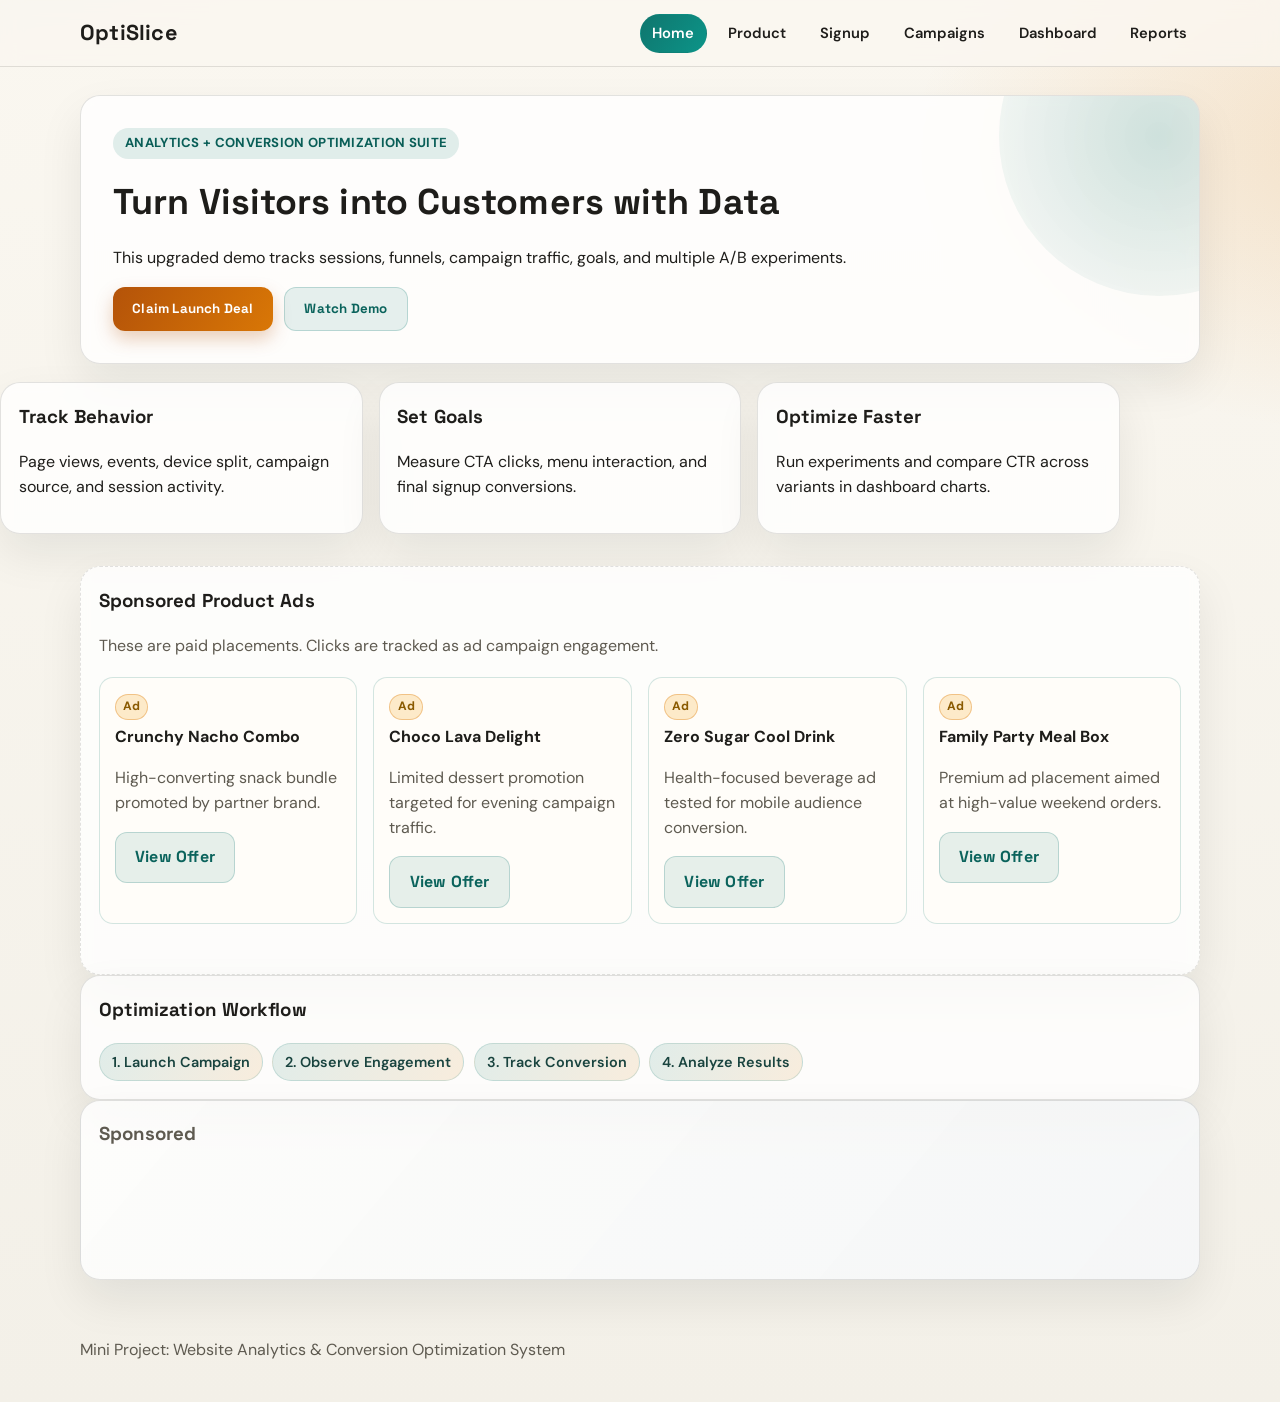
<file: index.html>
﻿<!DOCTYPE html>
<html lang="en">
<head>
  <meta charset="UTF-8" />
  <meta name="viewport" content="width=device-width, initial-scale=1.0" />
  <title>OptiSlice | Smart Website Analytics Demo</title>
  <link rel="stylesheet" href="styles.css" />

  <!-- Google Analytics + Google Ads -->
  <script async src="https://www.googletagmanager.com/gtag/js?id=G-0W90CFX92H"></script>
  <script>
    window.dataLayer = window.dataLayer || [];
    function gtag(){dataLayer.push(arguments);} 
    gtag('js', new Date());
    gtag('config', 'G-0W90CFX92H');
    gtag('config', 'AW-XXXXXXXXX');
  </script>

  <!-- Google AdSense (replace ca-pub-3097648568487046) -->
  <script async src="https://pagead2.googlesyndication.com/pagead/js/adsbygoogle.js?client=ca-pub-3097648568487046" crossorigin="anonymous"></script>
</head>
<body data-page="home">
  <header class="site-header">
    <div class="container nav-wrap">
      <h1 class="brand">OptiSlice</h1>
      <nav>
        <a href="index.html" aria-current="page">Home</a>
        <a href="product.html">Product</a>
        <a href="signup.html">Signup</a>
        <a href="campaigns.html">Campaigns</a>
        <a href="dashboard.html">Dashboard</a>
        <a href="reports.html">Reports</a>
      </nav>
    </div>
  </header>

  <main>
    <section class="hero container">
      <p class="kicker">Analytics + Conversion Optimization Suite</p>
      <h2 id="hero-title">Turn Visitors into Customers with Data</h2>
      <p>
        This upgraded demo tracks sessions, funnels, campaign traffic, goals, and multiple A/B experiments.
      </p>
      <div class="cta-row">
        <button id="cta-order" class="btn cta-btn">Order Now</button>
        <button class="btn btn-ghost track-click" data-event="hero_watch_demo" data-label="watch_demo">Watch Demo</button>
      </div>
    </section>

    <section class="container cards">
      <article class="card">
        <h3>Track Behavior</h3>
        <p>Page views, events, device split, campaign source, and session activity.</p>
      </article>
      <article class="card">
        <h3>Set Goals</h3>
        <p>Measure CTA clicks, menu interaction, and final signup conversions.</p>
      </article>
      <article class="card">
        <h3>Optimize Faster</h3>
        <p>Run experiments and compare CTR across variants in dashboard charts.</p>
      </article>
    </section>

    <section class="container panel sponsored-section">
      <h3>Sponsored Product Ads</h3>
      <p class="muted">These are paid placements. Clicks are tracked as ad campaign engagement.</p>
      <div class="ad-products-grid">
        <article class="ad-item">
          <span class="ad-badge">Ad</span>
          <h4>Crunchy Nacho Combo</h4>
          <p>High-converting snack bundle promoted by partner brand.</p>
          <a href="signup.html" class="btn btn-ghost track-click" data-event="ad_product_click" data-label="nacho_combo_ad">View Offer</a>
        </article>
        <article class="ad-item">
          <span class="ad-badge">Ad</span>
          <h4>Choco Lava Delight</h4>
          <p>Limited dessert promotion targeted for evening campaign traffic.</p>
          <a href="signup.html" class="btn btn-ghost track-click" data-event="ad_product_click" data-label="choco_lava_ad">View Offer</a>
        </article>
        <article class="ad-item">
          <span class="ad-badge">Ad</span>
          <h4>Zero Sugar Cool Drink</h4>
          <p>Health-focused beverage ad tested for mobile audience conversion.</p>
          <a href="signup.html" class="btn btn-ghost track-click" data-event="ad_product_click" data-label="cool_drink_ad">View Offer</a>
        </article>
        <article class="ad-item">
          <span class="ad-badge">Ad</span>
          <h4>Family Party Meal Box</h4>
          <p>Premium ad placement aimed at high-value weekend orders.</p>
          <a href="signup.html" class="btn btn-ghost track-click" data-event="ad_product_click" data-label="party_box_ad">View Offer</a>
        </article>
      </div>
    </section>

    <section class="container panel quick-links">
      <h3>Optimization Workflow</h3>
      <div class="chips">
        <a class="chip" href="campaigns.html">1. Launch Campaign</a>
        <a class="chip" href="product.html">2. Observe Engagement</a>
        <a class="chip" href="signup.html">3. Track Conversion</a>
        <a class="chip" href="dashboard.html">4. Analyze Results</a>
      </div>
    </section>

    <section class="container panel ad-panel">
      <h3>Sponsored</h3>
      <ins class="adsbygoogle"
        style="display:block"
        data-ad-client="ca-pub-3097648568487046"
        data-ad-slot="1234567890"
        data-ad-format="auto"
        data-full-width-responsive="true"></ins>
      <script>
        (adsbygoogle = window.adsbygoogle || []).push({});
      </script>
    </section>
  </main>

  <footer class="site-footer">
    <div class="container">
      <p>Mini Project: Website Analytics & Conversion Optimization System</p>
    </div>
  </footer>

  <script src="app.js"></script>
</body>
</html>
</file>
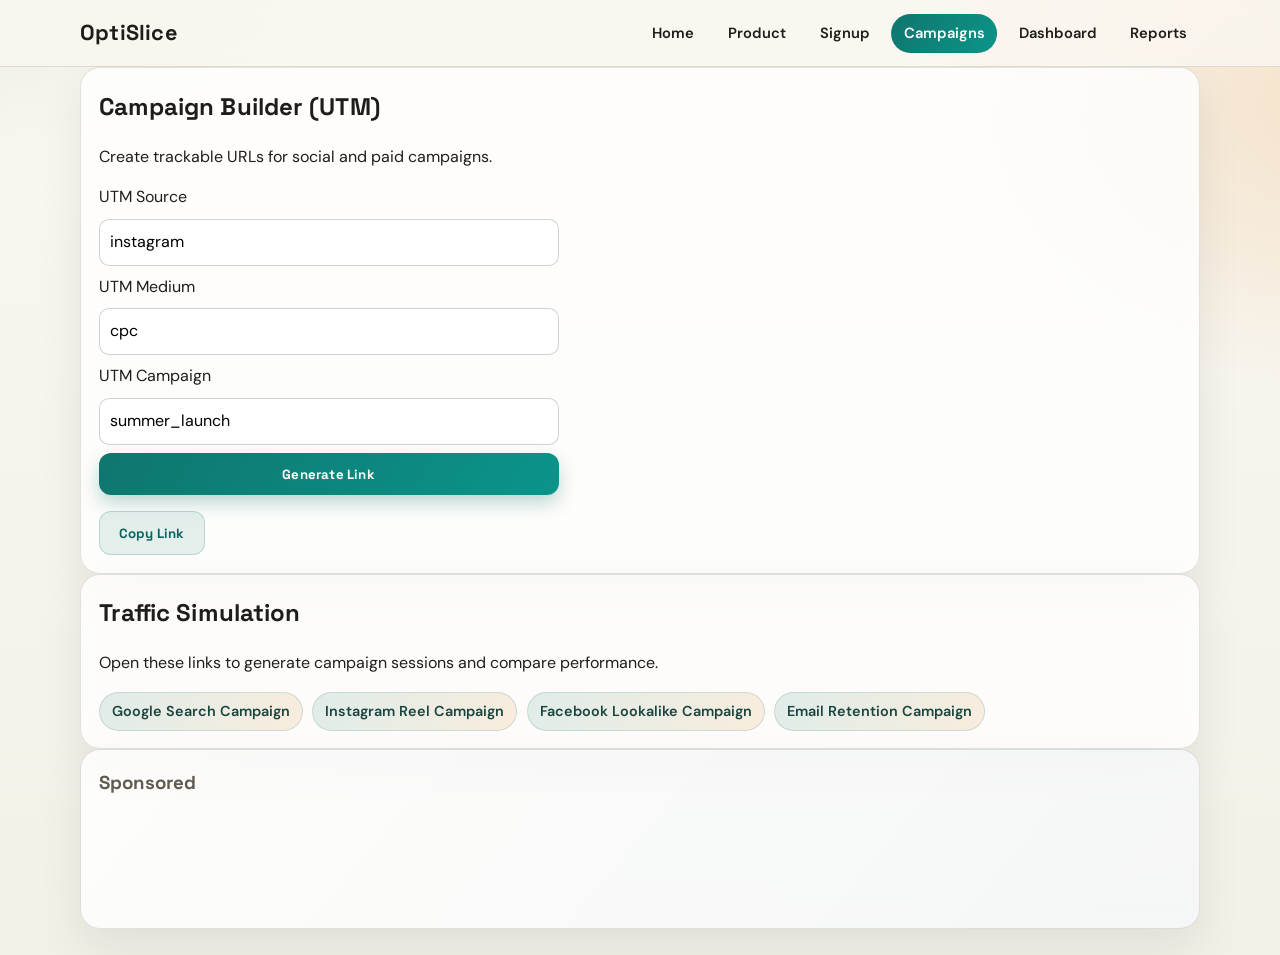
<file: campaigns.html>
﻿<!DOCTYPE html>
<html lang="en">
<head>
  <meta charset="UTF-8" />
  <meta name="viewport" content="width=device-width, initial-scale=1.0" />
  <title>OptiSlice | Campaign Lab</title>
  <link rel="stylesheet" href="styles.css" />
  <!-- Google Analytics + Google Ads -->
  <script async src="https://www.googletagmanager.com/gtag/js?id=G-0W90CFX92H"></script>
  <script>
    window.dataLayer = window.dataLayer || [];
    function gtag(){dataLayer.push(arguments);}
    gtag('js', new Date());
    gtag('config', 'G-0W90CFX92H');
    gtag('config', 'AW-XXXXXXXXX');
  </script>
  <!-- Google AdSense (replace ca-pub-3097648568487046) -->
  <script async src="https://pagead2.googlesyndication.com/pagead/js/adsbygoogle.js?client=ca-pub-3097648568487046" crossorigin="anonymous"></script>
</head>
<body data-page="campaigns">
  <header class="site-header">
    <div class="container nav-wrap">
      <h1 class="brand">OptiSlice</h1>
      <nav>
        <a href="index.html">Home</a>
        <a href="product.html">Product</a>
        <a href="signup.html">Signup</a>
        <a href="campaigns.html" aria-current="page">Campaigns</a>
        <a href="dashboard.html">Dashboard</a>
        <a href="reports.html">Reports</a>
      </nav>
    </div>
  </header>

  <main class="container">
    <section class="panel">
      <h2>Campaign Builder (UTM)</h2>
      <p>Create trackable URLs for social and paid campaigns.</p>
      <form id="utm-form" class="signup-form">
        <label for="utm-source">UTM Source</label>
        <input id="utm-source" value="instagram" required />

        <label for="utm-medium">UTM Medium</label>
        <input id="utm-medium" value="cpc" required />

        <label for="utm-campaign">UTM Campaign</label>
        <input id="utm-campaign" value="summer_launch" required />

        <button type="submit" class="btn">Generate Link</button>
      </form>
      <p id="utm-result" class="muted"></p>
      <button id="copy-utm" class="btn btn-ghost" hidden>Copy Link</button>
    </section>

    <section class="panel">
      <h2>Traffic Simulation</h2>
      <p>Open these links to generate campaign sessions and compare performance.</p>
      <div class="chips">
        <a class="chip" href="index.html?utm_source=google&utm_medium=cpc&utm_campaign=search_boost">Google Search Campaign</a>
        <a class="chip" href="index.html?utm_source=instagram&utm_medium=social&utm_campaign=reel_drop">Instagram Reel Campaign</a>
        <a class="chip" href="index.html?utm_source=facebook&utm_medium=social&utm_campaign=lookalike_push">Facebook Lookalike Campaign</a>
        <a class="chip" href="index.html?utm_source=email&utm_medium=newsletter&utm_campaign=retention_drive">Email Retention Campaign</a>
      </div>
    </section>

    <section class="panel ad-panel">
      <h3>Sponsored</h3>
      <ins class="adsbygoogle"
        style="display:block"
        data-ad-client="ca-pub-3097648568487046"
        data-ad-slot="1234567890"
        data-ad-format="auto"
        data-full-width-responsive="true"></ins>
      <script>
        (adsbygoogle = window.adsbygoogle || []).push({});
      </script>
    </section>
  </main>

  <script src="app.js"></script>
</body>
</html>
</file>
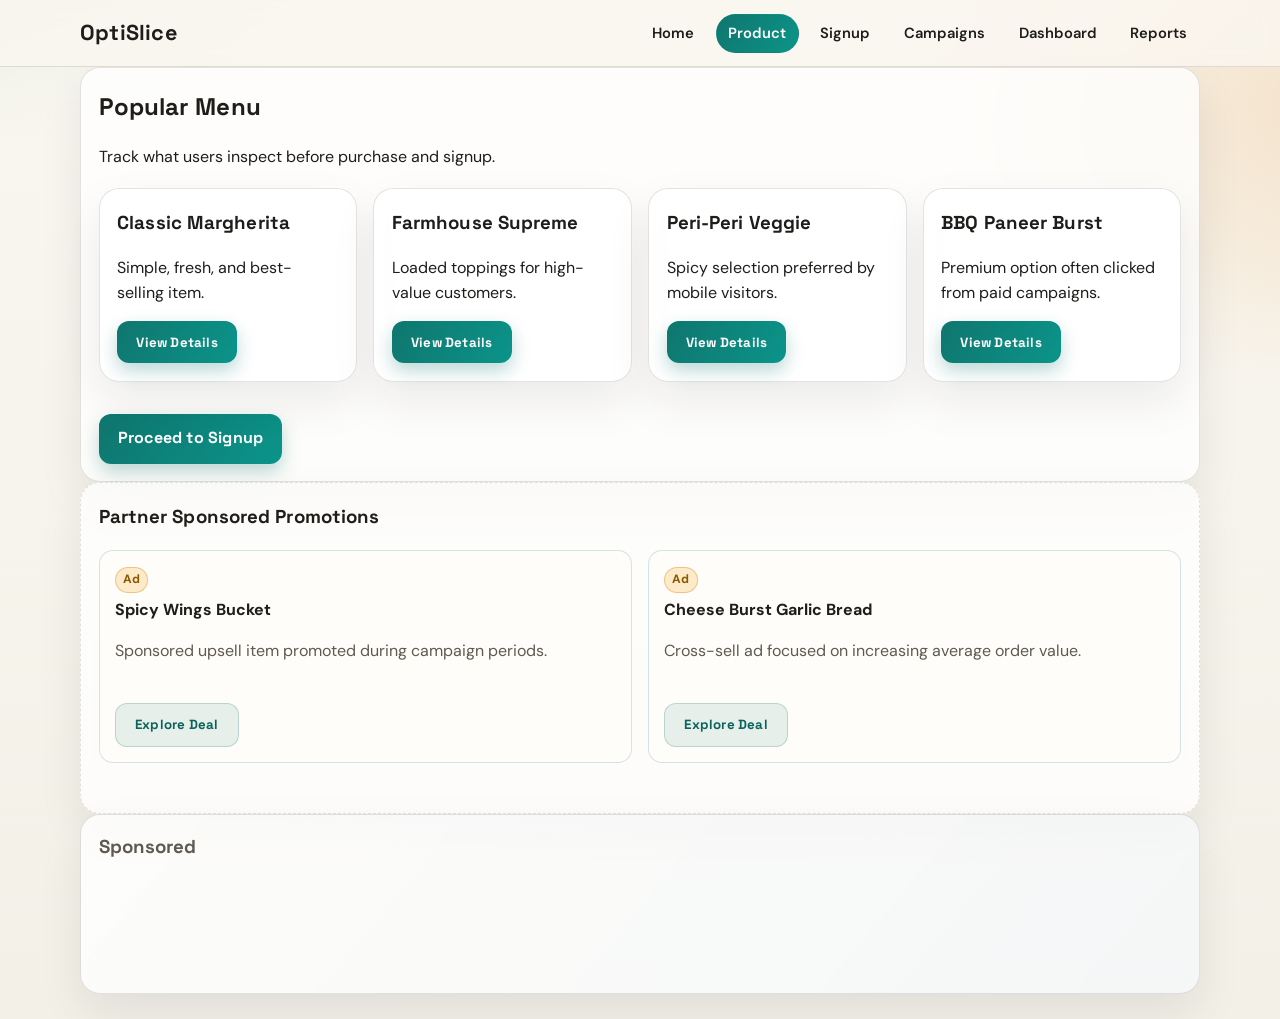
<file: product.html>
﻿<!DOCTYPE html>
<html lang="en">
<head>
  <meta charset="UTF-8" />
  <meta name="viewport" content="width=device-width, initial-scale=1.0" />
  <title>OptiSlice | Product</title>
  <link rel="stylesheet" href="styles.css" />
  <!-- Google Analytics + Google Ads -->
  <script async src="https://www.googletagmanager.com/gtag/js?id=G-0W90CFX92H"></script>
  <script>
    window.dataLayer = window.dataLayer || [];
    function gtag(){dataLayer.push(arguments);} 
    gtag('js', new Date());
    gtag('config', 'G-0W90CFX92H');
    gtag('config', 'AW-XXXXXXXXX');
  </script>
  <!-- Google AdSense (replace ca-pub-3097648568487046) -->
  <script async src="https://pagead2.googlesyndication.com/pagead/js/adsbygoogle.js?client=ca-pub-3097648568487046" crossorigin="anonymous"></script>
</head>
<body data-page="product">
  <header class="site-header">
    <div class="container nav-wrap">
      <h1 class="brand">OptiSlice</h1>
      <nav>
        <a href="index.html">Home</a>
        <a href="product.html" aria-current="page">Product</a>
        <a href="signup.html">Signup</a>
        <a href="campaigns.html">Campaigns</a>
        <a href="dashboard.html">Dashboard</a>
        <a href="reports.html">Reports</a>
      </nav>
    </div>
  </header>

  <main class="container">
    <section class="panel">
      <h2>Popular Menu</h2>
      <p>Track what users inspect before purchase and signup.</p>
      <div class="grid-2">
        <article class="card">
          <h3>Classic Margherita</h3>
          <p>Simple, fresh, and best-selling item.</p>
          <button class="btn track-click" data-event="product_view_details" data-label="margherita">View Details</button>
        </article>
        <article class="card">
          <h3>Farmhouse Supreme</h3>
          <p>Loaded toppings for high-value customers.</p>
          <button class="btn track-click" data-event="product_view_details" data-label="farmhouse">View Details</button>
        </article>
        <article class="card">
          <h3>Peri-Peri Veggie</h3>
          <p>Spicy selection preferred by mobile visitors.</p>
          <button class="btn track-click" data-event="product_view_details" data-label="peri_peri">View Details</button>
        </article>
        <article class="card">
          <h3>BBQ Paneer Burst</h3>
          <p>Premium option often clicked from paid campaigns.</p>
          <button class="btn track-click" data-event="product_view_details" data-label="bbq_paneer">View Details</button>
        </article>
      </div>
      <div class="cta-row">
        <a href="signup.html" class="btn">Proceed to Signup</a>
      </div>
    </section>

    <section class="panel sponsored-section">
      <h3>Partner Sponsored Promotions</h3>
      <div class="ad-products-grid">
        <article class="ad-item">
          <span class="ad-badge">Ad</span>
          <h4>Spicy Wings Bucket</h4>
          <p>Sponsored upsell item promoted during campaign periods.</p>
          <button class="btn btn-ghost track-click" data-event="ad_product_click" data-label="spicy_wings_ad">Explore Deal</button>
        </article>
        <article class="ad-item">
          <span class="ad-badge">Ad</span>
          <h4>Cheese Burst Garlic Bread</h4>
          <p>Cross-sell ad focused on increasing average order value.</p>
          <button class="btn btn-ghost track-click" data-event="ad_product_click" data-label="garlic_bread_ad">Explore Deal</button>
        </article>
      </div>
    </section>

    <section class="panel ad-panel">
      <h3>Sponsored</h3>
      <ins class="adsbygoogle"
        style="display:block"
        data-ad-client="ca-pub-3097648568487046"
        data-ad-slot="1234567890"
        data-ad-format="auto"
        data-full-width-responsive="true"></ins>
      <script>
        (adsbygoogle = window.adsbygoogle || []).push({});
      </script>
    </section>
  </main>

  <script src="app.js"></script>
</body>
</html>
</file>
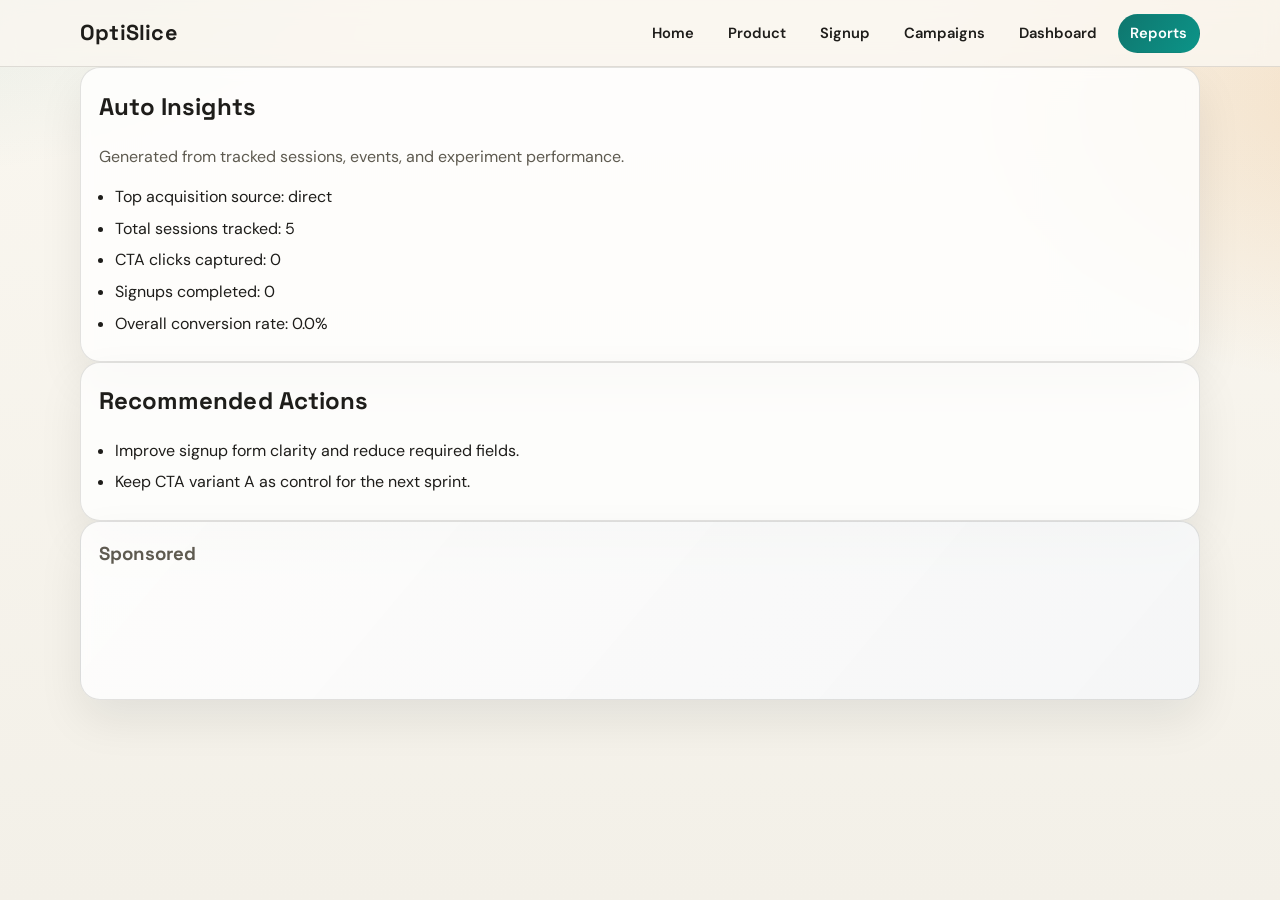
<file: reports.html>
﻿<!DOCTYPE html>
<html lang="en">
<head>
  <meta charset="UTF-8" />
  <meta name="viewport" content="width=device-width, initial-scale=1.0" />
  <title>OptiSlice | Insights Report</title>
  <link rel="stylesheet" href="styles.css" />
  <!-- Google Analytics + Google Ads -->
  <script async src="https://www.googletagmanager.com/gtag/js?id=G-0W90CFX92H"></script>
  <script>
    window.dataLayer = window.dataLayer || [];
    function gtag(){dataLayer.push(arguments);}
    gtag('js', new Date());
    gtag('config', 'G-0W90CFX92H');
    gtag('config', 'AW-XXXXXXXXX');
  </script>
  <!-- Google AdSense (replace ca-pub-3097648568487046) -->
  <script async src="https://pagead2.googlesyndication.com/pagead/js/adsbygoogle.js?client=ca-pub-3097648568487046" crossorigin="anonymous"></script>
</head>
<body data-page="reports">
  <header class="site-header">
    <div class="container nav-wrap">
      <h1 class="brand">OptiSlice</h1>
      <nav>
        <a href="index.html">Home</a>
        <a href="product.html">Product</a>
        <a href="signup.html">Signup</a>
        <a href="campaigns.html">Campaigns</a>
        <a href="dashboard.html">Dashboard</a>
        <a href="reports.html" aria-current="page">Reports</a>
      </nav>
    </div>
  </header>

  <main class="container">
    <section class="panel">
      <h2>Auto Insights</h2>
      <p class="muted">Generated from tracked sessions, events, and experiment performance.</p>
      <ul id="insights-list" class="top-pages"></ul>
    </section>

    <section class="panel">
      <h2>Recommended Actions</h2>
      <ul id="actions-list" class="top-pages"></ul>
    </section>

    <section class="panel ad-panel">
      <h3>Sponsored</h3>
      <ins class="adsbygoogle"
        style="display:block"
        data-ad-client="ca-pub-3097648568487046"
        data-ad-slot="1234567890"
        data-ad-format="auto"
        data-full-width-responsive="true"></ins>
      <script>
        (adsbygoogle = window.adsbygoogle || []).push({});
      </script>
    </section>
  </main>

  <script src="app.js"></script>
</body>
</html>
</file>
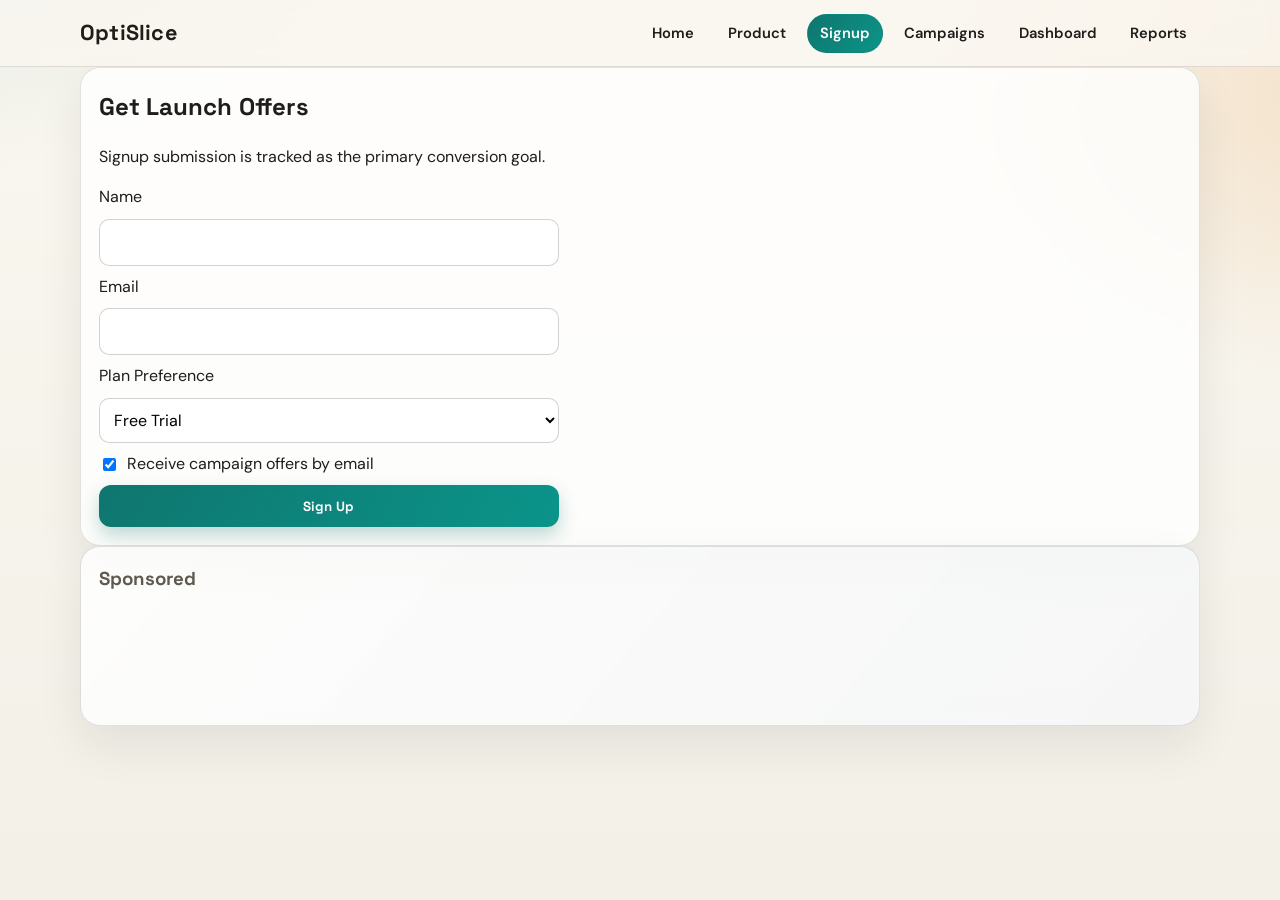
<file: signup.html>
﻿<!DOCTYPE html>
<html lang="en">
<head>
  <meta charset="UTF-8" />
  <meta name="viewport" content="width=device-width, initial-scale=1.0" />
  <title>OptiSlice | Signup</title>
  <link rel="stylesheet" href="styles.css" />
  <!-- Google Analytics + Google Ads -->
  <script async src="https://www.googletagmanager.com/gtag/js?id=G-0W90CFX92H"></script>
  <script>
    window.dataLayer = window.dataLayer || [];
    function gtag(){dataLayer.push(arguments);} 
    gtag('js', new Date());
    gtag('config', 'G-0W90CFX92H');
    gtag('config', 'AW-XXXXXXXXX');
  </script>
  <!-- Google AdSense (replace ca-pub-3097648568487046) -->
  <script async src="https://pagead2.googlesyndication.com/pagead/js/adsbygoogle.js?client=ca-pub-3097648568487046" crossorigin="anonymous"></script>
</head>
<body data-page="signup">
  <header class="site-header">
    <div class="container nav-wrap">
      <h1 class="brand">OptiSlice</h1>
      <nav>
        <a href="index.html">Home</a>
        <a href="product.html">Product</a>
        <a href="signup.html" aria-current="page">Signup</a>
        <a href="campaigns.html">Campaigns</a>
        <a href="dashboard.html">Dashboard</a>
        <a href="reports.html">Reports</a>
      </nav>
    </div>
  </header>

  <main class="container">
    <section class="panel form-panel">
      <h2>Get Launch Offers</h2>
      <p>Signup submission is tracked as the primary conversion goal.</p>
      <form id="signup-form" class="signup-form">
        <label for="name">Name</label>
        <input id="name" name="name" required />

        <label for="email">Email</label>
        <input id="email" name="email" type="email" required />

        <label for="plan">Plan Preference</label>
        <select id="plan" name="plan">
          <option value="trial">Free Trial</option>
          <option value="basic">Basic Plan</option>
          <option value="pro">Pro Plan</option>
        </select>

        <label class="checkbox-row">
          <input id="offers" type="checkbox" checked />
          Receive campaign offers by email
        </label>

        <button type="submit" class="btn">Sign Up</button>
      </form>
      <p id="form-msg" class="form-msg" hidden>Thanks! You are signed up.</p>
    </section>

    <section class="panel ad-panel">
      <h3>Sponsored</h3>
      <ins class="adsbygoogle"
        style="display:block"
        data-ad-client="ca-pub-3097648568487046"
        data-ad-slot="1234567890"
        data-ad-format="auto"
        data-full-width-responsive="true"></ins>
      <script>
        (adsbygoogle = window.adsbygoogle || []).push({});
      </script>
    </section>
  </main>

  <script src="app.js"></script>
</body>
</html>
</file>
<file: styles.css>
﻿@import url("https://fonts.googleapis.com/css2?family=Space+Grotesk:wght@400;500;600;700&family=DM+Sans:wght@400;500;700&display=swap");

:root {
  --bg: #f6f4ef;
  --ink: #1e1d1a;
  --muted: #5e5a50;
  --panel: rgba(255, 255, 255, 0.78);
  --panel-strong: #ffffff;
  --line: rgba(24, 25, 23, 0.12);
  --brand: #0f766e;
  --brand-2: #d97706;
  --brand-3: #f59e0b;
  --danger: #b42318;
  --ok: #147a3e;
  --shadow: 0 20px 45px rgba(18, 24, 20, 0.08);
}

* {
  box-sizing: border-box;
}

html,
body {
  margin: 0;
  padding: 0;
}

body {
  min-height: 100vh;
  font-family: "DM Sans", "Trebuchet MS", "Gill Sans", sans-serif;
  color: var(--ink);
  background:
    radial-gradient(1000px 600px at -10% -20%, rgba(15, 118, 110, 0.14), transparent 60%),
    radial-gradient(800px 480px at 110% 10%, rgba(217, 119, 6, 0.18), transparent 62%),
    linear-gradient(180deg, #faf7f0 0%, #f3f0e8 100%);
  line-height: 1.55;
}

.container {
  width: min(1120px, 92%);
  margin: 0 auto;
}

.site-header {
  position: sticky;
  top: 0;
  z-index: 10;
  backdrop-filter: blur(10px);
  background: rgba(250, 247, 240, 0.8);
  border-bottom: 1px solid var(--line);
}

.nav-wrap {
  display: flex;
  align-items: center;
  justify-content: space-between;
  gap: 1rem;
  padding: 0.85rem 0;
}

.brand {
  margin: 0;
  font-family: "Space Grotesk", "Trebuchet MS", sans-serif;
  letter-spacing: 0.2px;
  font-size: 1.35rem;
  font-weight: 700;
}

nav {
  display: flex;
  flex-wrap: wrap;
  gap: 0.55rem;
}

nav a {
  color: var(--ink);
  text-decoration: none;
  font-weight: 600;
  font-size: 0.92rem;
  padding: 0.45rem 0.72rem;
  border-radius: 999px;
  border: 1px solid transparent;
  transition: all 0.2s ease;
}

nav a:hover {
  border-color: var(--line);
  background: rgba(255, 255, 255, 0.75);
}

nav a[aria-current="page"] {
  background: linear-gradient(125deg, var(--brand) 0%, #0c9488 100%);
  border-color: transparent;
  color: #fff;
}

main {
  padding-bottom: 1.6rem;
}

h1,
h2,
h3 {
  font-family: "Space Grotesk", "Trebuchet MS", sans-serif;
  letter-spacing: 0.1px;
}

.hero,
.panel,
.card,
.metric-card {
  border: 1px solid var(--line);
  border-radius: 20px;
  background: var(--panel);
  backdrop-filter: blur(6px);
  box-shadow: var(--shadow);
}

.hero {
  margin-top: 1.7rem;
  padding: 2rem;
  position: relative;
  overflow: hidden;
}

.hero::after {
  content: "";
  position: absolute;
  width: 320px;
  height: 320px;
  right: -120px;
  top: -120px;
  border-radius: 50%;
  background: radial-gradient(circle, rgba(15, 118, 110, 0.2), rgba(15, 118, 110, 0));
  pointer-events: none;
}

.kicker {
  margin: 0;
  display: inline-block;
  padding: 0.35rem 0.75rem;
  font-weight: 700;
  font-size: 0.82rem;
  letter-spacing: 0.3px;
  text-transform: uppercase;
  color: #095e57;
  background: rgba(15, 118, 110, 0.12);
  border-radius: 999px;
}

.hero h2 {
  margin: 0.95rem 0 0.65rem;
  font-size: clamp(1.6rem, 2.8vw, 2.35rem);
  max-width: 700px;
}

.hero p {
  max-width: 760px;
}

.cards,
.grid-2,
.metrics-grid,
.chart-grid,
.table-grid,
.ad-products-grid {
  display: grid;
  gap: 1rem;
  margin: 1.15rem 0 2rem;
}

.cards,
.metrics-grid {
  grid-template-columns: repeat(auto-fit, minmax(210px, 1fr));
}

.grid-2 {
  grid-template-columns: repeat(auto-fit, minmax(250px, 1fr));
}

.chart-grid,
.table-grid {
  grid-template-columns: repeat(auto-fit, minmax(300px, 1fr));
}

.ad-products-grid {
  grid-template-columns: repeat(auto-fit, minmax(220px, 1fr));
}

.card,
.panel,
.metric-card {
  padding: 1.1rem;
}

.card h3,
.panel h2,
.panel h3 {
  margin-top: 0.1rem;
}

.metric-card {
  position: relative;
  overflow: hidden;
}

.metric-card::before {
  content: "";
  position: absolute;
  inset: 0;
  background: linear-gradient(130deg, rgba(15, 118, 110, 0.07), rgba(217, 119, 6, 0.07));
  pointer-events: none;
}

.metric-card p {
  margin: 0.15rem 0;
  font-size: 1.9rem;
  font-weight: 700;
  color: #0e6f67;
}

.btn {
  border: none;
  border-radius: 12px;
  padding: 0.78rem 1.2rem;
  cursor: pointer;
  display: inline-flex;
  align-items: center;
  justify-content: center;
  gap: 0.4rem;
  text-decoration: none;
  font-weight: 700;
  font-family: "Space Grotesk", "Trebuchet MS", sans-serif;
  letter-spacing: 0.2px;
  color: #fff;
  background: linear-gradient(120deg, var(--brand) 0%, #0b948a 100%);
  box-shadow: 0 8px 18px rgba(15, 118, 110, 0.28);
  transition: transform 0.18s ease, box-shadow 0.18s ease, opacity 0.18s ease;
}

.btn:hover {
  transform: translateY(-2px);
  box-shadow: 0 12px 24px rgba(15, 118, 110, 0.32);
}

.btn-red {
  background: linear-gradient(120deg, #b45309 0%, var(--brand-2) 100%);
  box-shadow: 0 8px 18px rgba(180, 83, 9, 0.28);
}

.btn-danger {
  background: linear-gradient(120deg, #9f1f15 0%, var(--danger) 100%);
  box-shadow: 0 8px 18px rgba(159, 31, 21, 0.25);
}

.btn-ghost {
  color: #0a635c;
  background: rgba(15, 118, 110, 0.1);
  border: 1px solid rgba(15, 118, 110, 0.22);
  box-shadow: none;
}

.btn-ghost:hover {
  box-shadow: none;
  background: rgba(15, 118, 110, 0.16);
}

.signup-form {
  display: grid;
  gap: 0.55rem;
  max-width: 460px;
}

.signup-form input,
.signup-form select,
.filters select {
  border: 1px solid rgba(28, 32, 34, 0.2);
  border-radius: 10px;
  padding: 0.63rem 0.68rem;
  font: inherit;
  background: var(--panel-strong);
}

.signup-form input:focus,
.signup-form select:focus,
.filters select:focus {
  outline: 2px solid rgba(15, 118, 110, 0.28);
  border-color: rgba(15, 118, 110, 0.45);
}

.checkbox-row {
  display: flex;
  align-items: center;
  gap: 0.5rem;
}

.form-msg {
  margin-top: 0.8rem;
  color: var(--ok);
  font-weight: 700;
}

.filter-row {
  display: flex;
  flex-wrap: wrap;
  gap: 1rem;
}

.filter-row label {
  display: grid;
  gap: 0.32rem;
  font-size: 0.92rem;
  font-weight: 700;
}

.cta-row,
.actions {
  display: flex;
  flex-wrap: wrap;
  gap: 0.72rem;
}

.chips {
  display: flex;
  flex-wrap: wrap;
  gap: 0.6rem;
}

.chip {
  text-decoration: none;
  color: #19443f;
  font-weight: 600;
  font-size: 0.9rem;
  padding: 0.45rem 0.75rem;
  border-radius: 999px;
  background: linear-gradient(120deg, rgba(15, 118, 110, 0.12), rgba(217, 119, 6, 0.12));
  border: 1px solid rgba(15, 118, 110, 0.16);
}

.chip:hover {
  border-color: rgba(15, 118, 110, 0.3);
}

.top-pages {
  margin: 0;
  padding-left: 1rem;
}

.top-pages li {
  margin-bottom: 0.42rem;
}

.muted {
  color: var(--muted);
}

.ad-panel {
  background: linear-gradient(130deg, rgba(255, 255, 255, 0.82), rgba(245, 247, 249, 0.84));
}

.sponsored-section {
  border-style: dashed;
}

.ad-item {
  background: #fffdf9;
  border: 1px solid rgba(15, 118, 110, 0.18);
  border-radius: 14px;
  padding: 0.95rem;
}

.ad-item h4 {
  margin: 0.35rem 0;
}

.ad-item p {
  color: var(--muted);
  min-height: 48px;
}

.ad-badge {
  display: inline-block;
  font-size: 0.76rem;
  font-weight: 700;
  color: #8a5a00;
  background: rgba(245, 158, 11, 0.2);
  border: 1px solid rgba(217, 119, 6, 0.35);
  border-radius: 999px;
  padding: 0.15rem 0.45rem;
}

.ad-panel h3 {
  margin-top: 0;
  color: var(--muted);
}

.ad-panel ins.adsbygoogle {
  min-height: 95px;
  border-radius: 12px;
  overflow: hidden;
}

.site-footer {
  color: var(--muted);
  padding: 1rem 0 1.5rem;
}

.hero,
.panel,
.card,
.metric-card {
  animation: riseIn 0.45s ease both;
}

@keyframes riseIn {
  from {
    opacity: 0;
    transform: translateY(10px);
  }
  to {
    opacity: 1;
    transform: translateY(0);
  }
}

@media (max-width: 780px) {
  .container {
    width: min(1120px, 94%);
  }

  .hero {
    padding: 1.35rem;
  }

  .metric-card p {
    font-size: 1.65rem;
  }

  .nav-wrap {
    align-items: flex-start;
    flex-direction: column;
  }

  nav {
    width: 100%;
  }
}
</file>
